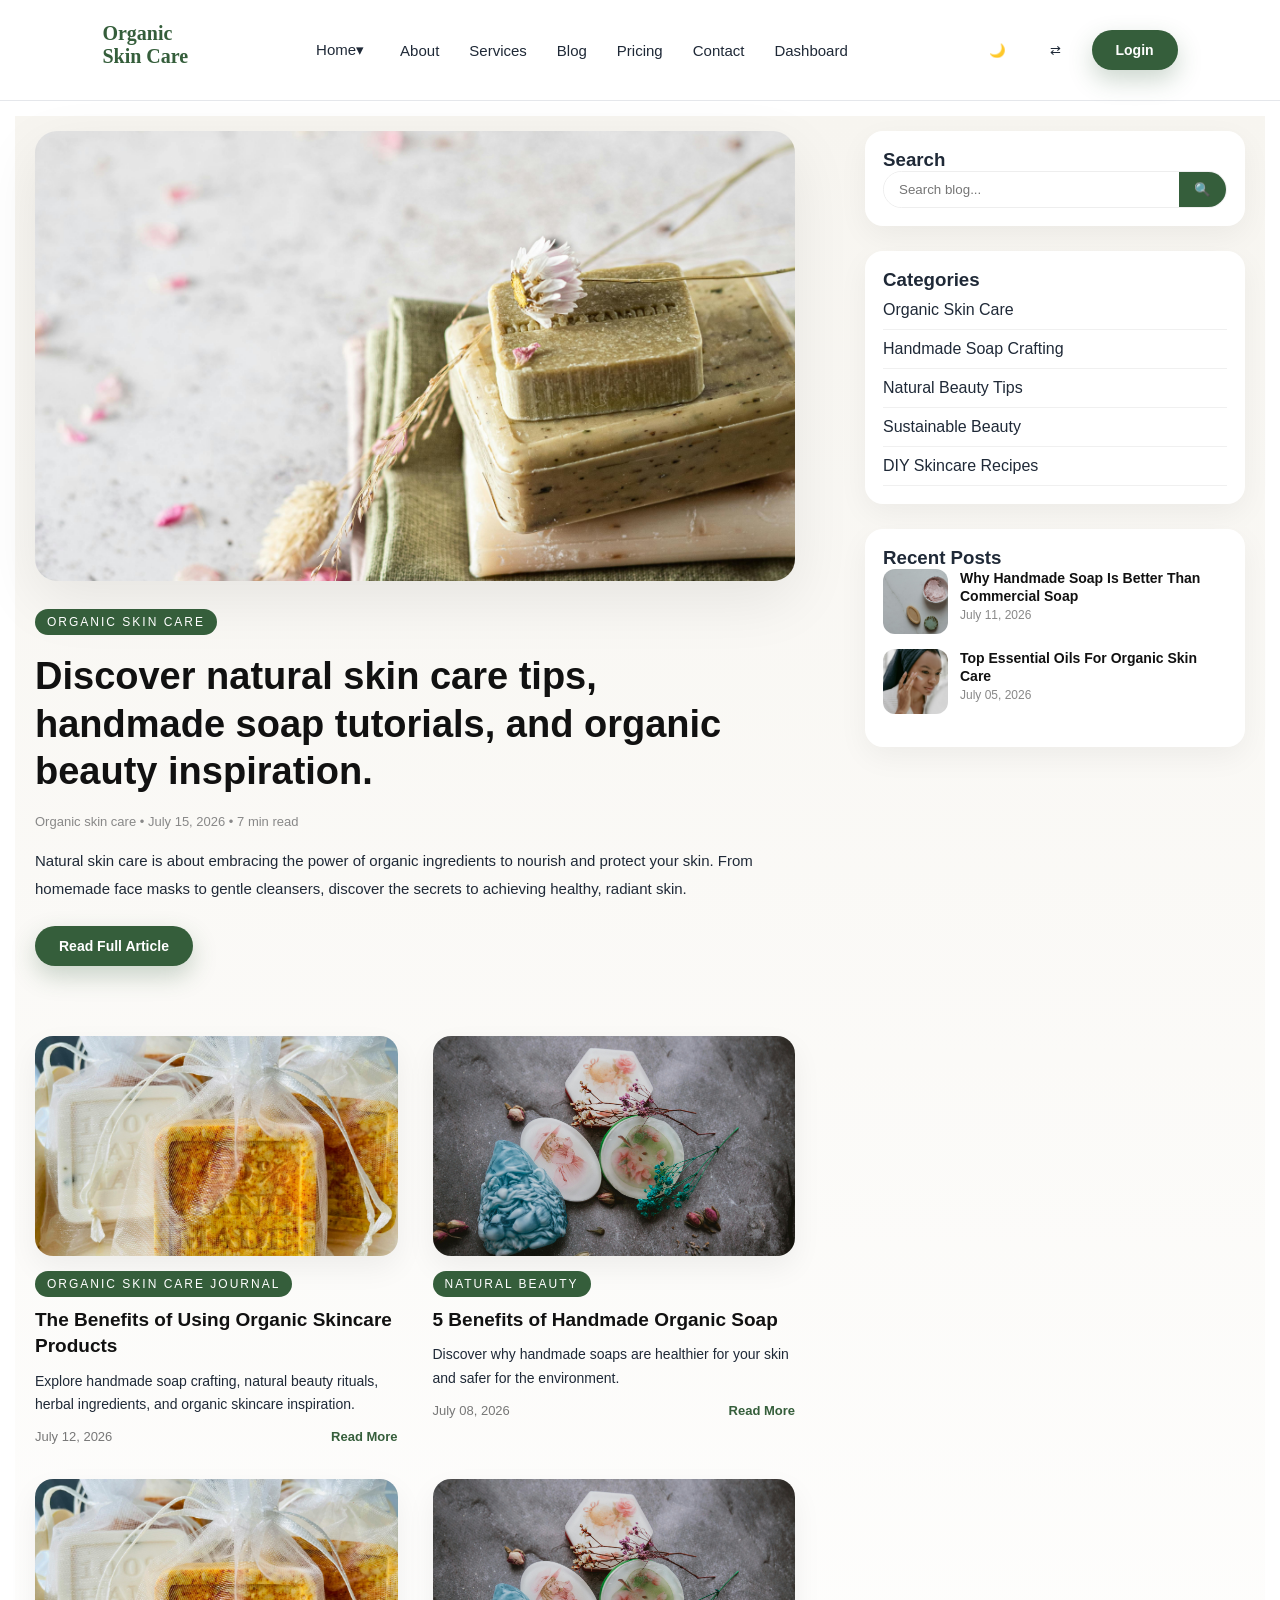
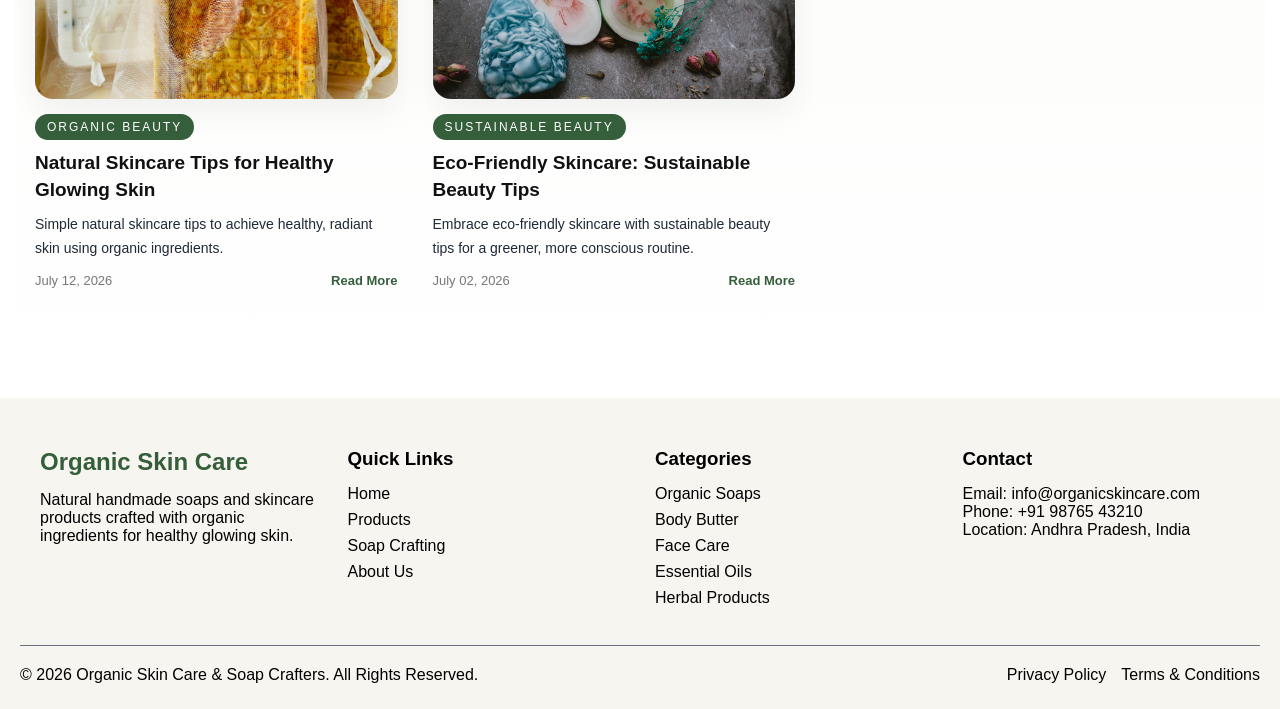
<file: blog.html>
<!DOCTYPE html>
<html lang="en" dir="ltr">

<head>
  <meta charset="UTF-8">
  <meta name="viewport" content="width=device-width, initial-scale=1.0">
  <title>Organic Skin Care & Soap Crafters</title>
  <link rel="stylesheet" href="blog.css">

  <link rel="preconnect" href="https://fonts.googleapis.com">
    <link rel="preconnect" href="https://fonts.gstatic.com" crossorigin>
    <link href="https://fonts.googleapis.com/css2?family=Cormorant+Garamond:wght@400;500;600;700&family=Inter:wght@300;400;500;600;700&display=swap%22 rel="stylesheet">
</head>

<body>
  <header class="header">
      <div class="logo">
        <h2>Organic Skin Care</h2>
      </div>
    <nav class="navbar">
    <div class="nav-dropdown">
      <a href="index.html" class ="nav-home">
         Home▾
        <i data-lucide="chevron-down"></i>
      </a>
      <div class="dropdown-menu">
        <a href="index.html">Home-1</a>
        <a href="home-1.html">Home-2</a>
      </div>  
    </div>
   <a href="/about">About</a>
    <a href="/services">Services</a>
    <a href="/blog">Blog</a>
    <a href="/pricing">Pricing</a>
    <a href="/contact">Contact</a>
    <a href="/dashboard">Dashboard</a>
  </nav>
  <div class="header-actions">
     <button class="icon-btn" id="themeBtn">
        🌙
     </button>
    <button class="icon-btn" id="rtlBtn">
      ⇄
    </button>
    <a href="login.html" class="primary-btn">Login</a>
  </div>
  </header>

 <!-- BLOG PAGE -->
<section class="blog-page">

  <!-- LEFT CONTENT -->
  <div class="blog-main">

    <!-- FEATURED BLOG -->
    <article class="featured-blog">

      <div class="featured-image">
        <img src="images/blog.img.jpg" alt="Organic Skincare Blog">
      </div>

      <div class="featured-content">

        <span class="blog-category">
          Organic Skin Care
        </span>

        <h1>
          Discover natural skin care tips, handmade soap tutorials, 
          and organic beauty inspiration.
        </h1>

        <p class="blog-meta">
          Organic skin care • July 15, 2026 • 7 min read
        </p>

        <p class="blog-description">
          Natural skin care is about embracing the power of organic ingredients to nourish and protect your skin. 
          From homemade face masks to gentle cleansers, discover the secrets to achieving healthy, radiant skin.
        </p>

        <button class="primary-btn">
          Read Full Article
        </button>

      </div>

    </article>

    <!-- BLOG GRID -->
    <div class="blog-grid">

      <!-- BLOG ITEM 1 -->
      <article class="blog-item">

        <div class="blog-item-image">
          <img src="images/blog-1.jpg" alt="Organic Soap Benefits">
        </div>

        <div class="blog-item-content">

          <span class="blog-category">Organic Skin Care Journal</span>

          <h3>The Benefits of Using Organic Skincare Products</h3>

          <p>
            Explore handmade soap crafting, natural beauty rituals, herbal ingredients, and organic skincare inspiration.
          </p>

          <div class="blog-bottom">
            <span>July 12, 2026</span>
            <a href="/blog-detail">Read More</a>
          </div>

        </div>

      </article>

      <!-- BLOG ITEM 2 -->
      <article class="blog-item">

        <div class="blog-item-image">
          <img src="images/blog-2.jpg" alt="Handmade Soap">
        </div>

        <div class="blog-item-content">

          <span class="blog-category">Natural Beauty</span>

          <h3>5 Benefits of Handmade Organic Soap</h3>

          <p>
            Discover why handmade soaps are healthier for your skin and safer for the environment.
          </p>

          <div class="blog-bottom">
            <span>July 08, 2026</span>
            <a href="/blog-detail">Read More</a>
          </div>

        </div>

      </article>

      <!-- BLOG ITEM 3 -->
      <article class="blog-item">

        <div class="blog-item-image">
          <img src="images/blog-1.jpg" alt="Skincare Tips">
        </div>

        <div class="blog-item-content">

          <span class="blog-category">Organic Beauty</span>

          <h3>Natural Skincare Tips for Healthy Glowing Skin</h3>

          <p>
            Simple natural skincare tips to achieve healthy, radiant skin using organic ingredients.
          </p>

          <div class="blog-bottom">
            <span>July 12, 2026</span>
            <a href="/blog-detail">Read More</a>
          </div>

        </div>

      </article>

      <!-- BLOG ITEM 4 -->
      <article class="blog-item">

        <div class="blog-item-image">
          <img src="images/blog-2.jpg" alt="Eco Skincare">
        </div>

        <div class="blog-item-content">

          <span class="blog-category">Sustainable Beauty</span>

          <h3>Eco-Friendly Skincare: Sustainable Beauty Tips</h3>

          <p>
            Embrace eco-friendly skincare with sustainable beauty tips for a greener, more conscious routine.
          </p>

          <div class="blog-bottom">
            <span>July 02, 2026</span>
            <a href="/blog-detail">Read More</a>
          </div>

        </div>

      </article>

    </div>

  </div>

  <!-- RIGHT SIDEBAR -->
  <aside class="blog-sidebar">

    <!-- SEARCH -->
    <div class="sidebar-card">
      <h3>Search</h3>

      <div class="sidebar-search">
        <input type="text" placeholder="Search blog...">
        <button>🔍</button>
      </div>
    </div>

    <!-- CATEGORIES -->
    <div class="sidebar-card">
      <h3>Categories</h3>

      <ul class="category-list">
        <li>Organic Skin Care</li>
        <li>Handmade Soap Crafting</li>
        <li>Natural Beauty Tips</li>
        <li>Sustainable Beauty</li>
        <li>DIY Skincare Recipes</li>
      </ul>
    </div>

    <!-- RECENT POSTS -->
    <div class="sidebar-card">
      <h3>Recent Posts</h3>

      <div class="recent-post">
        <img src="images/recent-1.jpg" alt="Recent Post">
        <div>
          <h4>Why Handmade Soap Is Better Than Commercial Soap</h4>
          <span>July 11, 2026</span>
        </div>
      </div>

      <div class="recent-post">
        <img src="images/recent-2.jpg" alt="Recent Post">
        <div>
          <h4>Top Essential Oils For Organic Skin Care</h4>
          <span>July 05, 2026</span>
        </div>
      </div>

    </div>

  </aside>

</section>
<footer class="footer">

    <div class="footer-container">

        <div class="footer-box">
            <h2>Organic Skin Care</h2>
            <p>
                Natural handmade soaps and skincare products crafted with organic ingredients for healthy glowing skin.
            </p>
        </div>

        <div class="footer-box">
            <h3>Quick Links</h3>
            <ul>
                <li>Home</li>
                <li>Products</li>
                <li>Soap Crafting</li>
                <li>About Us</li>
            </ul>
        </div>

        <div class="footer-box">
            <h3>Categories</h3>
            <ul>
                <li>Organic Soaps</li>
                <li>Body Butter</li>
                <li>Face Care</li>
                <li>Essential Oils</li>
                <li>Herbal Products</li>
            </ul>
        </div>

        <div class="footer-box">
            <h3>Contact</h3>
            <p>Email: info@organicskincare.com</p>
            <p>Phone: +91 98765 43210</p>
            <p>Location: Andhra Pradesh, India</p>
        </div>

    </div>

    <div class="footer-bottom">
        <p>© 2026 Organic Skin Care & Soap Crafters. All Rights Reserved.</p>

        <div class="footer-links">
            <a href="#">Privacy Policy</a>
            <a href="#">Terms & Conditions</a>
        </div>
    </div>

</footer>

<script>
  const themeBtn = document.getElementById("themeBtn");

themeBtn.addEventListener("click", () => {

  document.body.classList.toggle("dark-mode");

  if(document.body.classList.contains("dark-mode")){
      themeBtn.innerHTML = "☀️";
  } else {
      themeBtn.innerHTML = "🌙";
  }

});
  
  const rtlBtn = document.getElementById("rtlBtn");
  
  rtlBtn.addEventListener("click", () => {
    const html = document.documentElement; 
    if (html.getAttribute("dir") === "rtl") {
      html.setAttribute("dir", "ltr");
    } else {
      html.setAttribute("dir", "rtl");
    }
  });
</script>

</body>
</html>
</file>
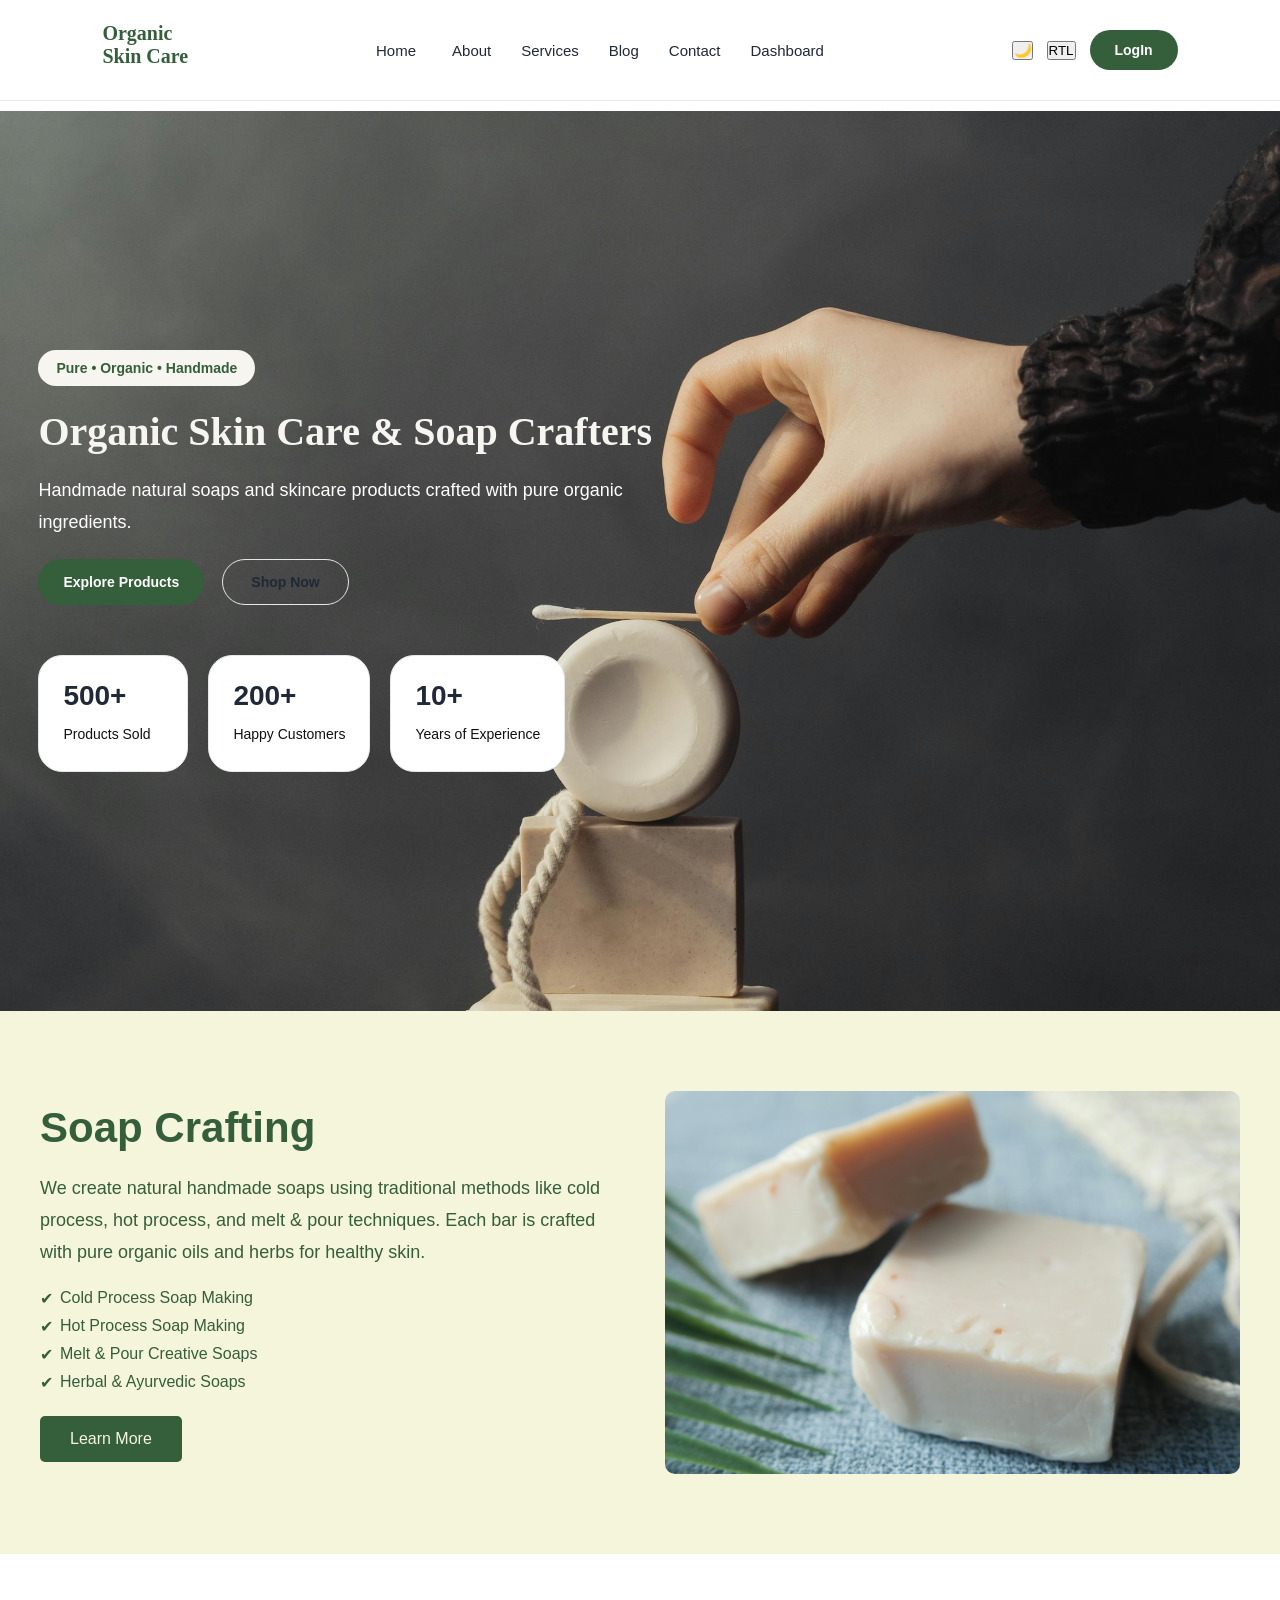
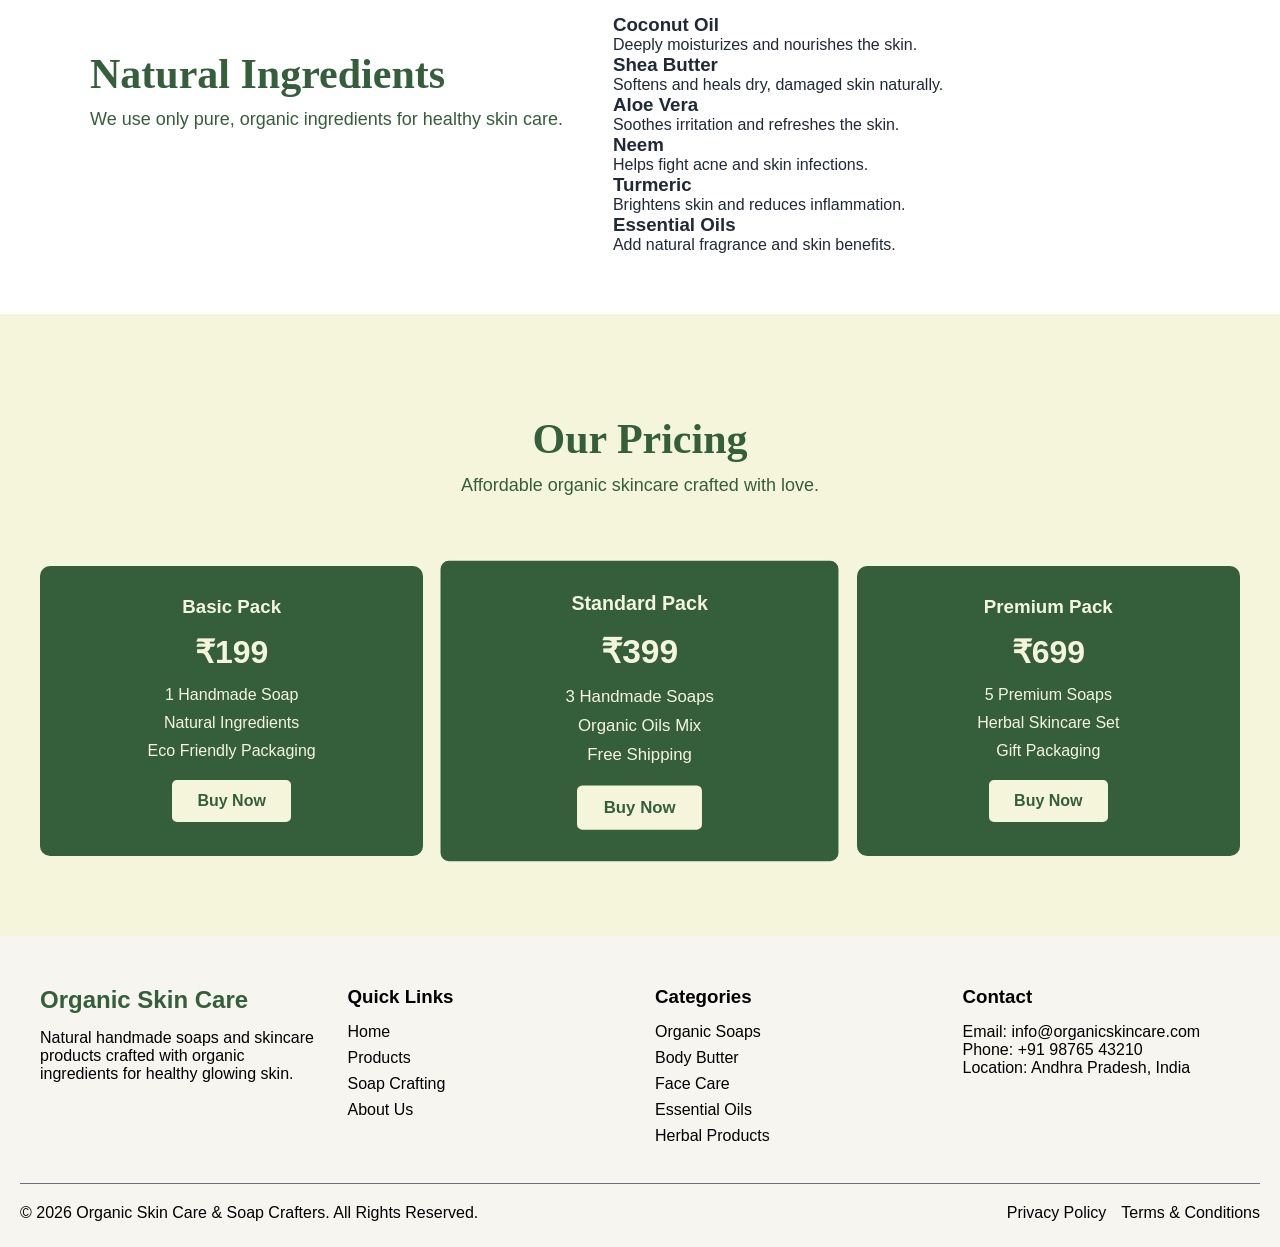
<file: home-2.html>
<!DOCTYPE html>
<html lang="en">
<head>
    <meta charset="UTF-8">
    <meta name="viewport" content="width=device-width, initial-scale=1.0">
    <title>Organic Skin Care & Soap Crafters</title>
    <link rel="stylesheet" href="home-1.css">

    <link rel="preconnect" href="https://fonts.googleapis.com">
    <link rel="preconnect" href="https://fonts.gstatic.com" crossorigin>
    <link href="https://fonts.googleapis.com/css2?family=Cormorant+Garamond:wght@400;500;600;700&family=Inter:wght@300;400;500;600;700&display=swap%22 rel="stylesheet">

</head>
<body>
    <header class="header">
      <div class="logo">
        <h2>Organic Skin Care</h2>
      </div>
    <nav class="navbar">
    <div class="nav-dropdown">
      <a href="#" class ="nav-home">
         Home 
        <i data-lucide="chevron-down"></i>
      </a>
      <div class="dropdown-menu">
        <a href="/">Home-1</a>
        <a href="/home2">Home-2</a>
      </div> 
      </div> 
    <a href="/about">About</a>
    <a href="#">Services</a>
    <a href="#">Blog</a>
    <a href="#">Contact</a>
    <a href="#">Dashboard</a>
  </nav>
  <div class="header-actions">
     <button class="theme-btn" id="theme-toggle">
     <i data-lucide="moon">🌙</i>
     </button>
    <button class="rtl-btn" onclick="toggleRTL()">
      RTL
    </button>
    <button class="primary-btn">
        LogIn
    </button>
  </div>
  </header>

<section class="hero">
    <div class="hero-content">
        <span class="hero-tag">Pure • Organic • Handmade</span>
        <h1>Organic Skin Care & Soap Crafters</h1>
        <p>Handmade natural soaps and skincare products crafted with pure organic ingredients.
        </p>
        <div class="hero-buttons">
          <button class="primary-btn">
            Explore Products
          </button>
          <button class="secondary-btn">
            Shop Now
          </button>
        </div>
        <div class="hero-stats">
          <div class="stat-box">
            <h3>500+</h3>
            <p>Products Sold</p>
          </div>
          <div class="stat-box">
            <h3>200+</h3>
            <p>Happy Customers</p>
          </div>
          <div class="stat-box">
            <h3>10+</h3>
            <p>Years of Experience</p>
        </div>
        </div>
    </div>
</section>

<section class="soap-craft">
    <div class="soap-container">
        <div class="soap-content">
            <h2>Soap Crafting</h2>
            <p>
                We create natural handmade soaps using traditional methods
                like cold process, hot process, and melt & pour techniques.
                Each bar is crafted with pure organic oils and herbs for healthy skin.
            </p>
            <ul>
                <li>Cold Process Soap Making</li>
                <li>Hot Process Soap Making</li>
                <li>Melt & Pour Creative Soaps</li>
                <li>Herbal & Ayurvedic Soaps</li>
            </ul>
            <a href="#" class="soap-btn">Learn More</a>
        </div>
        <div class="soap-image">
            <img src="images/image-1.jpg" alt="Soap Crafting">
        </div>
    </div>
</section>

<section class="ingredients">
    <div class="ingredients-container">
        <div class="section-title">
            <h2>Natural Ingredients</h2>
            <p>We use only pure, organic ingredients for healthy skin care.</p>
        </div>
        <div class="ingredients-grid">
            <div class="ingredient-card">
                <h3>Coconut Oil</h3>
                <p>Deeply moisturizes and nourishes the skin.</p>
            </div>
            <div class="ingredient-card">
                <h3>Shea Butter</h3>
                <p>Softens and heals dry, damaged skin naturally.</p>
            </div>
            <div class="ingredient-card">
                <h3>Aloe Vera</h3>
                <p>Soothes irritation and refreshes the skin.</p>
            </div>
            <div class="ingredient-card">
                <h3>Neem</h3>
                <p>Helps fight acne and skin infections.</p>
            </div>
            <div class="ingredient-card">
                <h3>Turmeric</h3>
                <p>Brightens skin and reduces inflammation.</p>
            </div>
            <div class="ingredient-card">
                <h3>Essential Oils</h3>
                <p>Add natural fragrance and skin benefits.</p>
            </div>
        </div>
    </div>
</section>

<section class="pricing">
    <div class="pricing-container">
        <div class="section-title">
            <h2>Our Pricing</h2>
            <p>Affordable organic skincare crafted with love.</p>
        </div>
        <div class="pricing-grid">
            <div class="price-card">
                <h3>Basic Pack</h3>
                <p class="price">₹199</p>
                <ul>
                    <li>1 Handmade Soap</li>
                    <li>Natural Ingredients</li>
                    <li>Eco Friendly Packaging</li>
                </ul>
                <a href="#" class="price-btn">Buy Now</a>
            </div>
            <div class="price-card featured">
                <h3>Standard Pack</h3>
                <p class="price">₹399</p>
                <ul>
                    <li>3 Handmade Soaps</li>
                    <li>Organic Oils Mix</li>
                    <li>Free Shipping</li>
                </ul>
                <a href="#" class="price-btn">Buy Now</a>
            </div>
            <div class="price-card">
                <h3>Premium Pack</h3>
                <p class="price">₹699</p>
                <ul>
                    <li>5 Premium Soaps</li>
                    <li>Herbal Skincare Set</li>
                    <li>Gift Packaging</li>
                </ul>
                <a href="#" class="price-btn">Buy Now</a>
            </div>
        </div>
    </div>
</section>

<footer class="footer">

    <div class="footer-container">

        <div class="footer-box">
            <h2>Organic Skin Care</h2>
            <p>
                Natural handmade soaps and skincare products crafted with organic ingredients for healthy glowing skin.
            </p>
        </div>

        <div class="footer-box">
            <h3>Quick Links</h3>
            <ul>
                <li>Home</li>
                <li>Products</li>
                <li>Soap Crafting</li>
                <li>About Us</li>
            </ul>
        </div>

        <div class="footer-box">
            <h3>Categories</h3>
            <ul>
                <li>Organic Soaps</li>
                <li>Body Butter</li>
                <li>Face Care</li>
                <li>Essential Oils</li>
                <li>Herbal Products</li>
            </ul>
        </div>

        <div class="footer-box">
            <h3>Contact</h3>
            <p>Email: info@organicskincare.com</p>
            <p>Phone: +91 98765 43210</p>
            <p>Location: Andhra Pradesh, India</p>
        </div>

    </div>

    <div class="footer-bottom">
        <p>© 2026 Organic Skin Care & Soap Crafters. All Rights Reserved.</p>

        <div class="footer-links">
            <a href="#">Privacy Policy</a>
            <a href="#">Terms & Conditions</a>
        </div>
    </div>

</footer>

<script src="main.js"></script>
  <script>
    lucide.createIcons();
  </script>

</body>
</html>
</file>
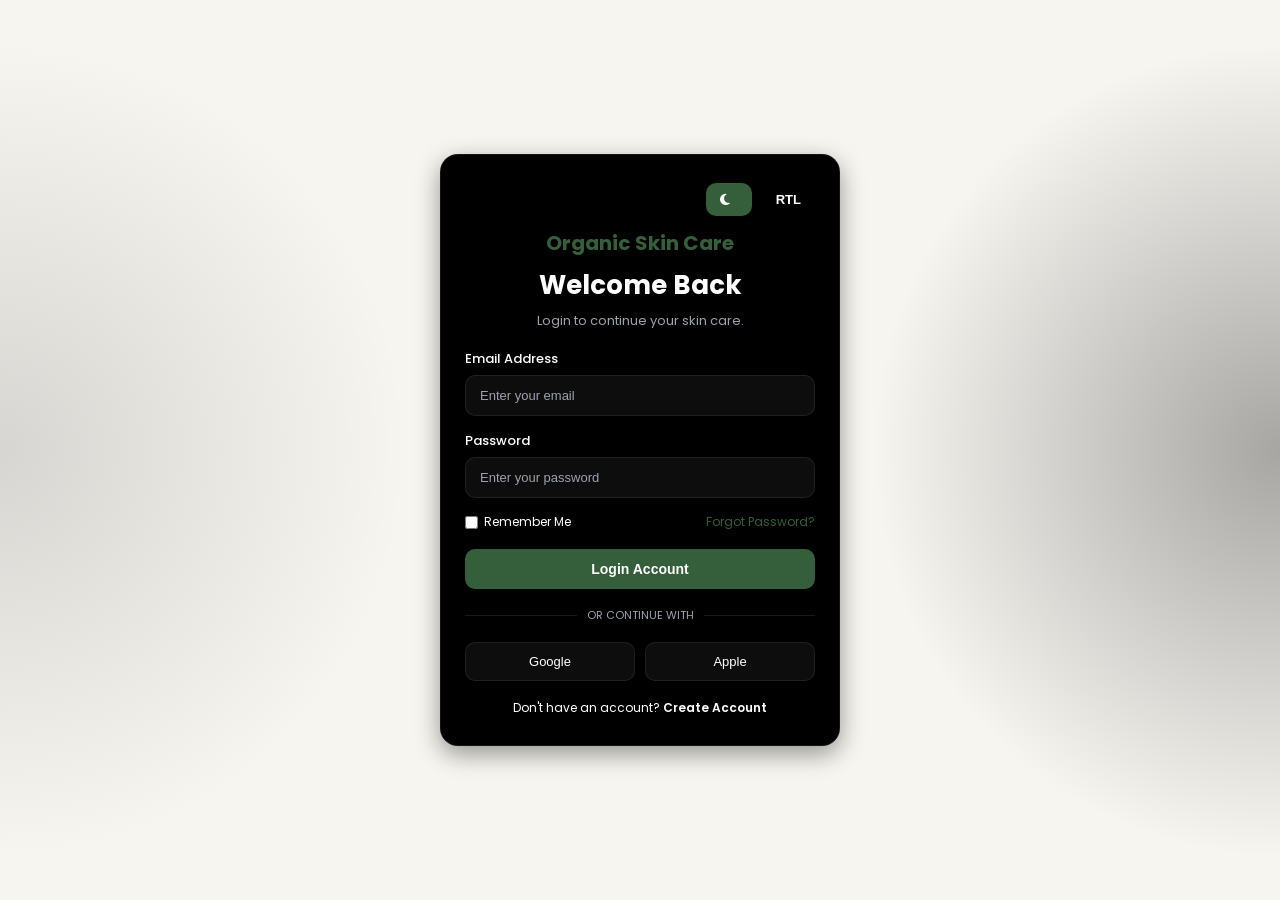
<file: login.html>
<!DOCTYPE html>
<html lang="en">
<head>
    <meta charset="UTF-8">
    <meta name="viewport" content="width=device-width, initial-scale=1.0">
    <title>Organic Skin Care</title>
    <link rel="stylesheet" href="login.css">
 
 
  <link rel="preconnect" href="https://fonts.googleapis.com">
 
  <link href="https://fonts.googleapis.com/css2?family=Poppins:wght@300;400;500;600;700&display=swap" rel="stylesheet">
 
  
 
  <link rel="stylesheet"
    href="https://cdnjs.cloudflare.com/ajax/libs/font-awesome/6.5.1/css/all.min.css">
 

 
  <link rel="stylesheet" href="login.css">
 
</head>
 
<body>
 
<section class="login-section">
 
  <div class="login-box">

 
    <div class="theme-wrapper">
 
    
 
      <button class="theme-toggle" id="themeToggle">
 
        <i class="fa-solid fa-moon"></i>
 
        <span></span>
 
      </button>
 
      
 
      <button class="rtl-toggle" id="rtlToggle">
 
        RTL
 
      </button>
 
    </div>
 

 
    <div class="logo" onclick="document.location='index.html'">
 
      <a href="#home" class="logo" onclick="document.location='index.html'">Organic Skin Care</a>
     
 
    </div>

  
    <h1>Welcome Back</h1>
 
    <p class="subtitle">
      Login to continue your skin care.
    </p>
 
  
 
    <form>
 
      
 
      <div class="input-group">
 
        <label>Email Address</label>
 
        <div class="input-box">
 
          <input type="email" placeholder="Enter your email">
 
        </div>
 
      </div>
 
      
 
      <div class="input-group">
 
        <label>Password</label>
 
        <div class="input-box">
 
          <input type="password" placeholder="Enter your password">
 
        </div>
 
      </div>
 
      
 
      <div class="options">
 
        <div class="remember">
 
          <input type="checkbox">
 
          <span>Remember Me</span>
 
        </div>
 
        <a href='/forgot'>Forgot Password?</a>
 
      </div>
 
      
 
      <button class="login-btn">
 
        Login Account
 
      </button>
 
    </form>
 

 
    <div class="divider">
 
      <span>OR CONTINUE WITH</span>
 
    </div>
 

 
    <div class="social-buttons">
 
      <button class="social-btn">
        Google
      </button>
 
      <button class="social-btn">
        Apple
      </button>
 
    </div>
 
 
    <p class="signup-text">
 
      Don't have an account?
 
      
      <a href="#" onclick="document.location='signup.html'">Create Account</a>
 
 
    </p>
 
  </div>
 
</section>

 
<script src="login.js"></script>
 
</body>
 
</html>
</file>
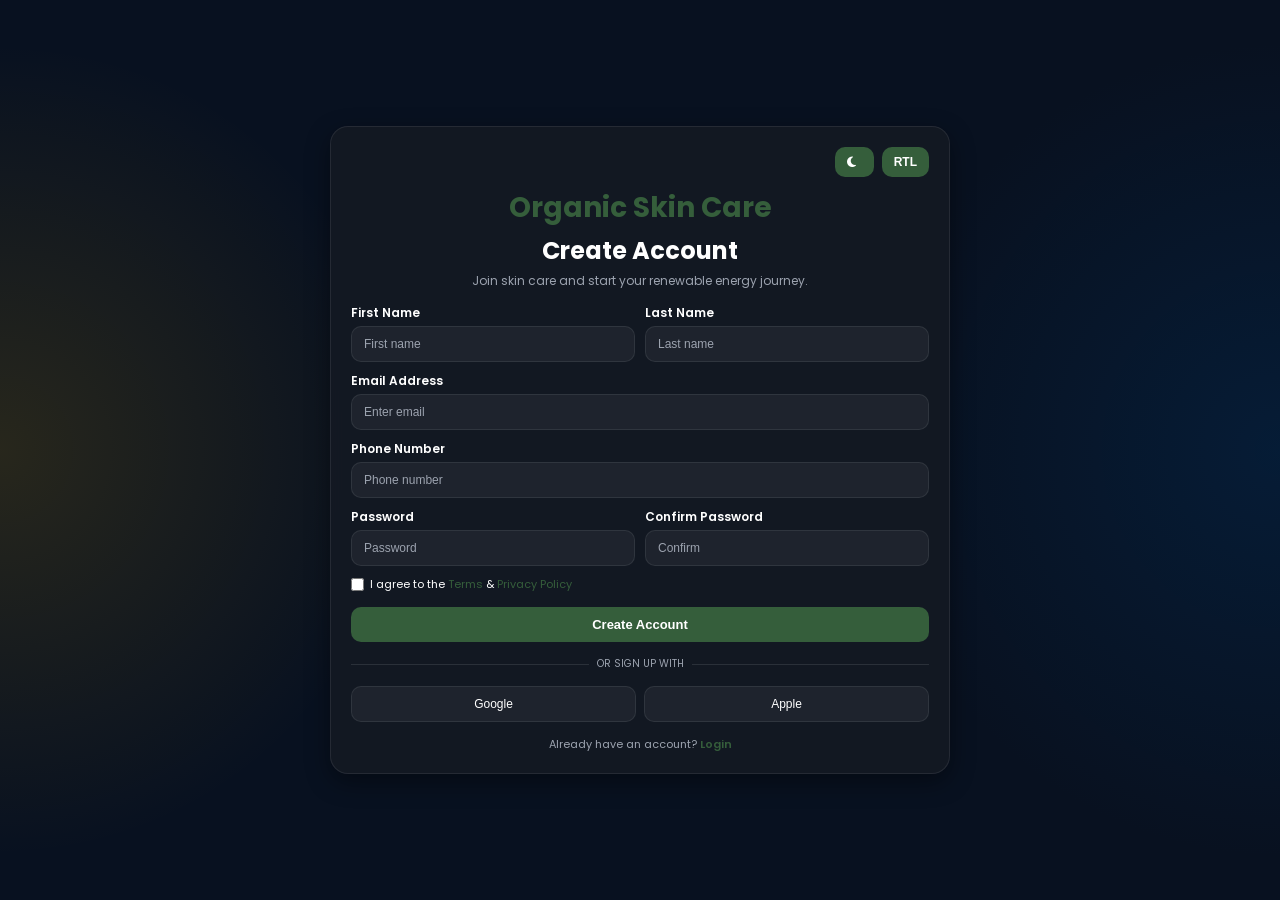
<file: signup.html>
<!DOCTYPE html>
<html lang="en">
 
<head>
 
 <meta charset="UTF-8">
 
 <meta name="viewport" content="width=device-width, initial-scale=1.0">
 
 <title>Organic Skin Care</title>
 
 <link rel="shortcut icon" href="images/logo.png" type="image/x-icon">
 
<!-- GOOGLE FONT -->
 
 <link rel="preconnect" href="https://fonts.googleapis.com">
 
 <link href="https://fonts.googleapis.com/css2?family=Poppins:wght@300;400;500;600;700&display=swap" rel="stylesheet">
 
<!-- FONT AWESOME -->
 
 <link rel="stylesheet"
 href="https://cdnjs.cloudflare.com/ajax/libs/font-awesome/6.5.1/css/all.min.css">
 
<!-- CSS -->
 
 <link rel="stylesheet" href="signup.css">
 
</head>
 
<body>
 

 
<section class="signup-section">
 
 <div class="signup-box">
 

 
 <div class="theme-wrapper">
 
 <button class="theme-toggle" id="themeToggle">
 
 <i class="fa-solid fa-moon"></i>
 
 <span></span>
 
 </button>
 
 <button class="rtl-toggle" id="rtlToggle">
 
 RTL
 
 </button>
 
 </div>
 

 
 <div class="logo" onclick="document.location='index.html'">
 
 <span class="bl">Organic Skin Care</span>
 
 </div>
 

 
 <h1>Create Account</h1>
 
 <p class="subtitle">
 Join skin care and start your renewable energy journey.
 </p>
 

 
 <form>
 

 
 <div class="double-input">
 
 <div class="input-group">
 
 <label>First Name</label>
 
 <input type="text" placeholder="First name">
 
 </div>
 
 <div class="input-group">
 
 <label>Last Name</label>
 
 <input type="text" placeholder="Last name">
 
 </div>
 
 </div>
 

 
 <div class="input-group">
 
 <label>Email Address</label>
 
 <input type="email" placeholder="Enter email">
 
 </div>
 
<!-- PHONE -->
 
 <div class="input-group">
 
 <label>Phone Number</label>
 
 <input type="tel" placeholder="Phone number">
 
 </div>
 
<!-- PASSWORD -->
 
 <div class="double-input">
 
 <div class="input-group">
 
 <label>Password</label>
 
 <input type="password" placeholder="Password">
 
 </div>
 
 <div class="input-group">
 
 <label>Confirm Password</label>
 
 <input type="password" placeholder="Confirm">
 
 </div>
 
 </div>
 

 
 <div class="terms">
 
 <input type="checkbox">
 
 <p>
 
 I agree to the
 
 <a href="#">Terms</a>
 
 &
 
 <a href="#">Privacy Policy</a>
 
 </p>
 
 </div>
 

 
 <button class="signup-btn">
 
 Create Account
 
 </button>
 
 </form>
 

 
 <div class="divider">
 
 <span>OR SIGN UP WITH</span>
 
 </div>
 

 
 <div class="social-buttons">
 
 <button class="social-btn">
 
 Google
 
 </button>
 
 <button class="social-btn">
 
 Apple
 
 </button>
 
 </div>
 
<!-- LOGIN -->
 
 <p class="login-text">
 
 Already have an account?
 
 <a href='/login'>Login</a>
 
 </p>
 
 </div>
 
</section>
 

 
<script src="signup.js"></script>
 
</body>
 
</html>
</file>
<file: blog.css>
* {
  margin: 0;
  padding: 0;
  box-sizing: border-box;
}

:root {

  --primary-color: #355e3b;
  --secondary-color: #f7f5f0;

  --white: #ffffff;
  --black: #111111;

  --text-color: #1F2937;
  --light-text: #6B7280;

  --bg-color: #ffffff;
  --card-bg: #ffffff;

  --border-color: #E5E7EB;

  --transition: 0.3s ease;
}


body.dark-mode {

  --bg-color: #111111;
  --card-bg: #1B1B1B;

  --text-color: #ffffff;
  --light-text: #B3B3B3;

  --border-color: #2A2A2A;
}


body.rtl-mode {
  direction: rtl;
}

body {
  font-family: 'Inter', sans-serif;
  background: var(--bg-color);
  color: var(--text-color);
  transition: var(--transition);
  overflow-x: hidden;
}


html {
  scroll-behavior: smooth;
}

img {
  width: 100%;
  display: block;
}

a {
  text-decoration: none;
}

ul {
  list-style: none;
}

section {
  padding: 100px 8%;
}

.center {
  text-align: center;
}

.top-bar {
  background: var(--primary-color);
  color: white;
  text-align: center;
  padding: 14px;
  font-size: 14px;
  font-weight: 500;
}

.header {
  width: 100%;
  padding: 22px 8%;
  display: flex;
  align-items: center;
  justify-content: space-between;
  position: sticky;
  top: 0;
  z-index: 1000;
  background: rgba(255,255,255,0.9);
  backdrop-filter: blur(12px);
  border-bottom: 1px solid var(--border-color);
}

body.dark-mode .header {
  background: rgba(17,17,17,0.9);
}

.logo h2 {
  font-family: 'Playfair Display', serif;
  font-size: 20px;
  color: var(--primary-color);
  margin-bottom: 10px;
  max-width: 100px;  
}

.nav-dropdown {
  position: relative;
  display: flex;
  align-items: center;
}

.navbar {
  display: flex;
  align-items: center;
  gap: 30px;
}

.navbar a {
  text-decoration: none;
  color: var(--text-color);
  font-size: 15px;
  font-weight: 500;
  transition: 0.3s ease;
}

.navbar a:hover {
  color: var(--primary-color);
}

.nav-dropdown {
  position: relative;
}

.nav-home {
  display: flex;
  align-items: center;
  gap: 6px;
}

.dropdown-menu {
  position: absolute;
  top: 38px;
  left: 0;
  min-width: 180px;
  background: var(--card-bg);
  border: 1px solid var(--border-color);
  border-radius: 18px;
  padding: 14px;
  display: flex;
  flex-direction: column;
  gap: 10px;
  opacity: 0;
  visibility: hidden;
  transform: translateY(10px);
  transition: 0.3s ease;
  z-index: 999;
}

.nav-dropdown:hover .dropdown-menu {
  opacity: 1;
  visibility: visible;
  transform: translateY(0);
}

.dropdown-menu a {
  padding: 10px 14px;
  border-radius: 12px;
}

.dropdown-menu a:hover {
  background: var(--secondary-color);
  color: var(--primary-color);
}

.header-actions {
  display: flex;
  align-items: center;
  gap: 14px;
  margin-left: 14px;
}

.primary-btn,
.secondary-btn {
  padding: 14px 28px;
  border-radius: 999px;
  font-size: 14px;
  font-weight: 600;
  cursor: pointer;
  transition: var(--transition);
}

.primary-btn{
    display: inline-block;
    background: #355e3b;   /* or your theme color */
    color: #ffffff;        /* WHITE TEXT */
    padding: 12px 25px;
    border-radius: 30px;
    text-decoration: none; /* removes underline */
    font-weight: 600;
    transition: 0.3s ease;
}

.primary-btn:hover{
    background: #2b4d31;
}
.secondary-btn {
  background: transparent;
  border: 1px solid var(--border-color);
  color: var(--text-color);
}

.secondary-btn:hover {
  border-color: var(--primary-color);
  color: var(--primary-color);
}

.icon-btn{
      width:44px;
      height:44px;
      border:none;
      border-radius:12px;
      background:var(--soft);
      color:var(--text);
      display:flex;
      align-items:center;
      justify-content:center;
      cursor:pointer;
      transition:.25s ease;
      border:1px solid var(--border);
    }

    .icon-btn:hover{
      transform:translateY(-2px);
      background:var(--secondary);
    }

    .btn{
      height:44px;
      padding:0 20px;
      border-radius:12px;
      border:none;
      cursor:pointer;
      font-weight:600;
      transition:.25s ease;
      display:flex;
      align-items:center;
      justify-content:center;
      white-space:nowrap;
    }

    .btn-secondary{
      background:var(--secondary);
      color:var(--text);
      border:1px solid var(--border);
    }

    .btn-primary{
      background:var(--primary);
      color:white;
    }

    .btn-primary:hover{
      background:var(--primary-hover);
    }

    .btn:hover{
      transform:translateY(-2px);
    }

/* PAGE */
.blog-page{
  display:flex;
  gap:70px;
  padding:110px 20px;
  background:linear-gradient(180deg,#f7f5f0 0%, #ffffff 100%);
  max-width:1250px;
  margin:auto;
  margin-top: 15px;
  padding-top: 15px;
}

/* LEFT */
.blog-main{
  flex:2;
}

/* FEATURED BLOG (LUXURY CARDLESS PANEL STYLE) */
.featured-blog{
  margin-bottom:70px;
}

.featured-image{
  border-radius:22px;
  overflow:hidden;
  box-shadow:0 20px 60px rgba(0,0,0,0.08);
}

.featured-image img{
  width:100%;
  height:450px;
  object-fit:cover;
  transition:0.6s ease;
}

.featured-image:hover img{
  transform:scale(1.08);
}

.featured-content{
  padding-top:28px;
}

.blog-category{
  display:inline-block;
  font-size:12px;
  letter-spacing:2px;
  text-transform:uppercase;
  color:#fff;
  background:var(--primary-color);
  padding:6px 12px;
  border-radius:20px;
}

.featured-content h1{
  font-size:38px;
  margin:18px 0;
  line-height:1.25;
  color:var(--black);
}

.blog-meta{
  font-size:13px;
  color:#888;
  margin-bottom:18px;
}

.blog-description{
  color:var(--text);
  line-height:1.9;
  font-size:15px;
  margin-bottom:22px;
}

/* BUTTON (MODERN GLOW) */
.primary-btn{
  background:var(--primary-color);
  color:#fff;
  border:none;
  padding:12px 24px;
  border-radius:30px;
  cursor:pointer;
  font-weight:600;
  transition:0.4s;
  box-shadow:0 10px 25px rgba(53,94,59,0.25);
}

.primary-btn:hover{
  transform:translateY(-3px);
  box-shadow:0 15px 35px rgba(53,94,59,0.35);
}

/* BLOG GRID (MORE SPACED & CLEAN) */
.blog-grid{
  display:grid;
  grid-template-columns:repeat(2,1fr);
  gap:35px;
}

/* BLOG ITEM (SOFT LIFT EFFECT) */
.blog-item{
  transition:0.4s ease;
}

.blog-item:hover{
  transform:translateY(-8px);
}

.blog-item-image{
  border-radius:18px;
  overflow:hidden;
  box-shadow:0 12px 30px rgba(0,0,0,0.06);
}

.blog-item-image img{
  width:100%;
  height:220px;
  object-fit:cover;
  transition:0.6s ease;
}

.blog-item:hover img{
  transform:scale(1.07);
}

.blog-item-content{
  padding-top:15px;
}

.blog-item-content h3{
  font-size:19px;
  margin:10px 0;
  line-height:1.4;
  color:var(--black);
}

.blog-item-content p{
  font-size:14px;
  color:var(--text);
  line-height:1.7;
}

/* META ROW */
.blog-bottom{
  display:flex;
  justify-content:space-between;
  margin-top:12px;
  font-size:13px;
  color:#777;
}

.blog-bottom a{
  color:var(--primary-color);
  text-decoration:none;
  font-weight:600;
}

/* SIDEBAR (MODERN FLOATING STYLE) */
.blog-sidebar{
  flex:1;
  position: sticky;
  top: 30px;
  align-self: flex-start;
}

/* SIDEBAR BLOCK */
.sidebar-card{
  background:#fff;
  padding:18px;
  border-radius:18px;
  margin-bottom:25px;
  box-shadow:0 10px 30px rgba(0,0,0,0.05);
}

/* SEARCH */
.sidebar-search{
  display:flex;
  border-radius:30px;
  overflow:hidden;
  border:1px solid #eee;
}

.sidebar-search input{
  flex:1;
  padding:10px 15px;
  border:none;
  outline:none;
}

.sidebar-search button{
  background:var(--primary-color);
  border:none;
  color:#fff;
  padding:0 15px;
  cursor:pointer;
}

/* CATEGORY */
.category-list{
  list-style:none;
  padding:0;
}

.category-list li{
  padding:10px 0;
  border-bottom:1px solid #f0f0f0;
  cursor:pointer;
  transition:0.3s;
  color:var(--text);
}

.category-list li:hover{
  color:var(--primary-color);
  transform:translateX(6px);
}

/* RECENT POSTS (CLEAN LUXURY ROW STYLE) */
.recent-post{
  display:flex;
  gap:12px;
  margin-bottom:15px;
  cursor:pointer;
}

.recent-post img{
  width:65px;
  height:65px;
  object-fit:cover;
  border-radius:12px;
}

.recent-post h4{
  font-size:14px;
  margin:0;
  line-height:1.3;
  color:var(--black);
}

.recent-post span{
  font-size:12px;
  color:#888;
}

/* RESPONSIVE */
@media(max-width:1024px){
  .blog-page{
    flex-direction:column;
  }

  .blog-grid{
    grid-template-columns:1fr;
  }

  .featured-content h1{
    font-size:28px;
  }
}
.footer {
    background: var(--secondary-color);
    color: black;
    padding: 50px 20px 20px;
}

.footer-container {
    display: grid;
    grid-template-columns: repeat(4, 1fr);
    gap: 30px;
    max-width: 1200px;
    margin: auto;
}

.footer-box h2 {
    color: var(--primary-color);
}

.footer-box h3,
.footer-box h2 {
    margin-bottom: 15px;
}

.footer-box ul {
    list-style: none;
    padding: 0;
}

.footer-box ul li {
    margin-bottom: 8px;
}

.footer-bottom {
    margin-top: 30px;
    border-top: 1px solid var(--light-text);
    padding-top: 15px;
    text-align: right;
    display: flex;
    justify-content: space-between;
    align-items: center;
    flex-wrap: wrap;
}

.footer-bottom p {
    margin: 5px 0;
    text-align: left;
}

.footer-links {
    display: flex;
    gap: 15px;
}

.footer-links a {
    color: black;
    text-decoration: none;
}

@media (max-width: 768px) {

    .footer-container {
        grid-template-columns: 1fr;
        text-align: center;
    }

    .footer-bottom {
        flex-direction: column;
        text-align: center;
        gap: 10px;
    }
    .footer-links {
        justify-content: right;
    }
}
</file>
<file: home-1.css>
* {
  margin: 0;
  padding: 0;
  box-sizing: border-box;
}

:root {

  --primary-color: #355e3b;
  --secondary-color: #f7f5f0;

  --white: #ffffff;
  --black: #111111;

  --text-color: #1F2937;
  --light-text: #6B7280;

  --bg-color: #ffffff;
  --card-bg: #ffffff;

  --border-color: #E5E7EB;

  --transition: 0.3s ease;
}


body.dark-mode {

  --bg-color: #111111;
  --card-bg: #1B1B1B;

  --text-color: #ffffff;
  --light-text: #B3B3B3;

  --border-color: #2A2A2A;
}


body.rtl-mode {
  direction: rtl;
}

body {
  font-family: 'Inter', sans-serif;
  background: var(--bg-color);
  color: var(--text-color);
  transition: var(--transition);
  overflow-x: hidden;
}


html {
  scroll-behavior: smooth;
}

img {
  width: 100%;
  display: block;
}

a {
  text-decoration: none;
}

ul {
  list-style: none;
}

section {
  padding: 100px 8%;
}

.center {
  text-align: center;
}

.top-bar {
  background: var(--primary-color);
  color: white;
  text-align: center;
  padding: 14px;
  font-size: 14px;
  font-weight: 500;
}

.header {
  width: 100%;
  padding: 22px 8%;
  display: flex;
  align-items: center;
  justify-content: space-between;
  position: sticky;
  top: 0;
  z-index: 1000;
  background: rgba(255,255,255,0.9);
  backdrop-filter: blur(12px);
  border-bottom: 1px solid var(--border-color);
}

body.dark-mode .header {
  background: rgba(17,17,17,0.9);
}

.logo h2 {
  font-family: 'Playfair Display', serif;
  font-size: 20px;
  color: var(--primary-color);
  margin-bottom: 10px;
  max-width: 100px;  
}

.nav-dropdown {
  position: relative;
  display: flex;
  align-items: center;
}

.navbar {
  display: flex;
  align-items: center;
  gap: 30px;
}

.navbar a {
  text-decoration: none;
  color: var(--text-color);
  font-size: 15px;
  font-weight: 500;
  transition: 0.3s ease;
}

.navbar a:hover {
  color: var(--primary-color);
}

.nav-dropdown {
  position: relative;
}

.nav-home {
  display: flex;
  align-items: center;
  gap: 6px;
}

.dropdown-menu {
  position: absolute;
  top: 38px;
  left: 0;
  min-width: 180px;
  background: var(--card-bg);
  border: 1px solid var(--border-color);
  border-radius: 18px;
  padding: 14px;
  display: flex;
  flex-direction: column;
  gap: 10px;
  opacity: 0;
  visibility: hidden;
  transform: translateY(10px);
  transition: 0.3s ease;
  z-index: 999;
}

.nav-dropdown:hover .dropdown-menu {
  opacity: 1;
  visibility: visible;
  transform: translateY(0);
}

.dropdown-menu a {
  padding: 10px 14px;
  border-radius: 12px;
}

.dropdown-menu a:hover {
  background: var(--secondary-color);
  color: var(--primary-color);
}

.header-actions {
  display: flex;
  align-items: center;
  gap: 14px;
  margin-left: 14px;
}

.primary-btn,
.secondary-btn {
  padding: 14px 28px;
  border-radius: 999px;
  font-size: 14px;
  font-weight: 600;
  cursor: pointer;
  transition: var(--transition);
}

.primary-btn {
  background: var(--primary-color);
  color: white;
  border: none;
}

.primary-btn:hover {
  transform: translateY(-3px);
  box-shadow: 0 10px 30px var(--primary-color);
}

.secondary-btn {
  background: transparent;
  border: 1px solid var(--border-color);
  color: var(--text-color);
}

.secondary-btn:hover {
  border-color: var(--primary-color);
  color: var(--primary-color);
}

.icon-btn{
      width:44px;
      height:44px;
      border:none;
      border-radius:12px;
      background:var(--soft);
      color:var(--text);
      display:flex;
      align-items:center;
      justify-content:center;
      cursor:pointer;
      transition:.25s ease;
      border:1px solid var(--border);
    }

    .icon-btn:hover{
      transform:translateY(-2px);
      background:var(--secondary);
    }

    .btn{
      height:44px;
      padding:0 20px;
      border-radius:12px;
      border:none;
      cursor:pointer;
      font-weight:600;
      transition:.25s ease;
      display:flex;
      align-items:center;
      justify-content:center;
      white-space:nowrap;
    }

    .btn-secondary{
      background:var(--secondary);
      color:var(--text);
      border:1px solid var(--border);
    }

    .primary-btn{
    display: inline-block;
    background: #355e3b;   /* or your theme color */
    color: #ffffff;        /* WHITE TEXT */
    padding: 12px 25px;
    border-radius: 30px;
    text-decoration: none; /* removes underline */
    font-weight: 600;
    transition: 0.3s ease;
}

.primary-btn:hover{
    background: #2b4d31;
}

    .btn:hover{
      transform:translateY(-2px);
    }

.hero {
  min-height: 100vh;
  display: grid;
  grid-template-columns: repeat(2, 1fr);
  gap: 60px;
  align-items: center;
  margin-top:10px;
  padding-top:10px;
}

.hero-tag,
.section-tag {
  display: inline-block;
  padding: 10px 18px;
  background: var(--secondary-color);
  color: var(--primary-color);
  border-radius: 999px;
  font-size: 14px;
  font-weight: 600;
  margin-bottom: 24px;
}

.hero-content h1 {
  font-size: 40px;
  line-height: 1.1;
  font-family: 'Playfair Display', serif;
  margin-bottom: 20px;
}

.hero-content p {
  font-size: 18px;
  line-height: 1.8;
  color: var(--light-text);
  margin-bottom: 20px;
  max-width: 600px;
}

.hero-buttons {
  display: flex;
  gap: 18px;
  margin-bottom: 50px;
}

.hero-stats {
  display: flex;
  gap: 20px;
}

.stat-box {
  padding: 24px;
  border-radius: 24px;
  background: var(--card-bg);
  border: 1px solid var(--border-color);
  min-width: 150px;
}

.stat-box h3 {
  font-size: 28px;
  margin-bottom: 10px;
}

.stat-box p {
  margin: 0;
  font-size: 14px;
}

.hero-image img {
  height: 500px;
  object-fit: cover;
  border-radius: 36px;
}

@media(max-width:768px){
    .navbar{
        flex-direction: column;
        height: auto;
        padding: 20px;
        gap: 20px;
    }

    .nav-dropdown{
        flex-wrap: wrap;
        justify-content: center;
        gap: 18px;
    }

    .header-actions{
        flex-wrap: wrap;
        justify-content: center;
    }

    .hero{
        text-align: center;
        justify-content: center;
        padding: 0 5%;
    }

    .hero-content h1{
        font-size: 48px;
        line-height: 62px;
    }

    .hero-content p{
        font-size: 17px;
        line-height: 28px;
    }

    .hero-buttons{
        justify-content: center;
        flex-wrap: wrap;
    }
    .hero-image img {
        height: auto;
        width: 100%;
    }
}

.section-title {
  margin-bottom: 70px;
}

.section-title h2 {
  font-size: 52px;
  line-height: 1.2;
  font-family: 'Playfair Display', serif;
  margin-top: 20px;
}

.hero{
    width: 100%;
    height: 100vh;
    background-image: url(images/image.jpg);
    background-position: center;
    background-size: cover;
    background-repeat: no-repeat;
    position: relative;
    display: flex;
    align-items: center;
    padding: 40px 3%;
}


.hero-tag,
.section-tag {
  display: inline-block;
  padding: 10px 18px;
  background: var(--secondary-color);
  color: var(--primary-color);
  border-radius: 999px;
  font-size: 14px;
  font-weight: 600;
  margin-bottom: 24px;
}

.hero-content h1 {
  font-size: 40px;
  line-height: 1.1;
  font-family: 'Playfair Display', serif;
  margin-bottom: 20px;
  color: var(--secondary-color);
}

.hero-content p {
  font-size: 18px;
  line-height: 1.8;
  color: var(--bg-color);
  margin-bottom: 20px;
  max-width: 600px;
}

.hero-buttons {
  display: flex;
  gap: 18px;
  margin-bottom: 50px;
}

.hero-stats {
  display: flex;
  gap: 20px;
}

.stat-box {
  padding: 24px;
  border-radius: 24px;
  background: var(--card-bg);
  border: 1px solid var(--border-color);
  min-width: 150px;
}

.stat-box h3 {
  font-size: 28px;
  margin-bottom: 10px;
}

.stat-box p {
  margin: 0;
  font-size: 14px;
  color: var(--black);
}

@media(max-width:768px){
    .navbar{
        flex-direction: column;
        height: auto;
        padding: 20px;
        gap: 20px;
    }

    .nav-dropdown{
        flex-wrap: wrap;
        justify-content: center;
        gap: 18px;
    }

    .header-actions{
        flex-wrap: wrap;
        justify-content: center;
    }

    .hero{
        text-align: center;
        justify-content: center;
        padding: 0 5%;
    }

    .hero-content h1{
        font-size: 48px;
        line-height: 62px;
    }

    .hero-content p{
        font-size: 17px;
        line-height: 28px;
    }

    .hero-buttons{
        justify-content: center;
        flex-wrap: wrap;
    }
}

.soap-craft {
    background: #f5f5dc;   
    padding: 80px 20px;
}

.soap-container {
    max-width: 1200px;
    margin: auto;
    display: flex;
    align-items: center;
    gap: 50px;
    flex-wrap: wrap;
}

.soap-content {
    flex: 1;
}

.soap-content h2 {
    font-size: 42px;
    color: #355e3b;   
    margin-bottom: 20px;
}

.soap-content p {
    font-size: 18px;
    line-height: 1.8;
    color: #355e3b;
    margin-bottom: 20px;
}

.soap-content ul {
    list-style: none;
    padding: 0;
    margin-bottom: 25px;
}

.soap-content ul li {
    margin-bottom: 10px;
    color: #355e3b;
    font-size: 16px;
    position: relative;
    padding-left: 20px;
}

.soap-content ul li::before {
    content: "✔";
    position: absolute;
    left: 0;
    color: #355e3b;
}

.soap-btn {
    display: inline-block;
    background: #355e3b;
    color: #f5f5dc;
    padding: 14px 30px;
    text-decoration: none;
    border-radius: 5px;
    transition: 0.3s;
}

.soap-btn:hover {
    opacity: 0.9;
}

.soap-image {
    flex: 1;
}

.soap-image img {
    width: 100%;
    border-radius: 10px;
}

@media (max-width: 768px) {
    .soap-container {
        flex-direction: column;
        text-align: center;
    }
    .soap-content h2 {
        font-size: 32px;
    }
    .soap-content p,
    .soap-content ul li {
        font-size: 16px;
    }
}

.ingredients {
  padding: 60px 20px;
}

.ingredients-container {
  display: flex;
  align-items: center;
  gap: 50px;
  max-width: 1100px;
  margin: auto;
}

/* Left side */
.ingredients-left {
  flex: 1;
}

.section-title h2 {
  font-size: 32px;
  margin-bottom: 10px;
}

.section-title p {
  color: #666;
  margin-bottom: 30px;
}

/* Clean list style (NO CARDS) */
.ingredient-item {
  margin-bottom: 18px;
  padding-left: 15px;
  border-left: 2px solid #2e7d32;
}

.ingredient-item h3 {
  font-size: 18px;
  margin-bottom: 5px;
}

.ingredient-item p {
  color: #555;
  font-size: 14px;
  line-height: 1.5;
}

/* Right image */
.ingredients-right {
  flex: 1;
}

.ingredients-right img {
  width: 100%;
  height: 450px;
  object-fit: cover;
  border-radius: 12px;
}

/* Mobile */
@media (max-width: 768px) {
  .ingredients-container {
    flex-direction: column;
    text-align: center;
  }

  .ingredient-item {
    border-left: none;
    border-bottom: 2px solid #2e7d32;
    padding-bottom: 10px;
  }

  .ingredients-right img {
    height: 250px;
  }
}

.pricing {
    background: #f5f5dc;
    padding: 80px 20px;
}

.pricing-container {
    max-width: 1200px;
    margin: auto;
    text-align: center;
}

.section-title h2 {
    font-size: 42px;
    color: #355e3b;
    margin-bottom: 10px;
}

.section-title p {
    color: #355e3b;
    font-size: 18px;
    margin-bottom: 40px;
}

.pricing-grid {
    display: grid;
    grid-template-columns: repeat(3, 1fr);
    gap: 25px;
}

.price-card {
    background: #355e3b;
    color: #f5f5dc;
    padding: 30px;
    border-radius: 10px;
    transition: 0.3s;
}

.price-card h3 {
    margin-bottom: 10px;
}

.price {
    font-size: 32px;
    margin: 15px 0;
    font-weight: bold;
}

.price-card ul {
    list-style: none;
    padding: 0;
    margin-bottom: 20px;
}

.price-card ul li {
    margin-bottom: 10px;
}

.price-btn {
    display: inline-block;
    background: #f5f5dc;
    color: #355e3b;
    padding: 12px 25px;
    text-decoration: none;
    border-radius: 5px;
    font-weight: bold;
    transition: 0.3s;
}

.price-btn:hover {
    opacity: 0.9;
}

.featured {
    transform: scale(1.05);
    border: 2px solid #f5f5dc;
}

.price-card:hover {
    transform: translateY(-5px);
}

@media (max-width: 768px) {
    .pricing-grid {
        grid-template-columns: 1fr;
    }
    .featured {
        transform: none;
    }
}

/* ===== SECTION ===== */

.luxury-soap-section{
    padding: 120px 20px;
    background: var(--secondary-color);
    overflow: hidden;
}

.container{
    max-width: 1250px;
    margin: auto;
}

/* ===== HEADER ===== */

.luxury-header{
    display: flex;
    justify-content: space-between;
    align-items: flex-end;
    gap: 50px;
    margin-bottom: 90px;
    flex-wrap: wrap;
}

.header-left{
    flex: 1;
}

.header-left .mini-title{
    color: var(--primary-color);
    text-transform: uppercase;
    letter-spacing: 2px;
    font-size: 14px;
    font-weight: 600;
}

.header-left h2{
    font-size: 58px;
    line-height: 1.2;
    margin-top: 20px;
    color: var(--black);
}

.header-right{
    flex: 1;
    max-width: 500px;
}

.header-right p{
    color: #555;
    line-height: 1.9;
    font-size: 17px;
    margin-bottom: 30px;
}

.header-btn{
    display: inline-block;
    padding: 15px 34px;
    background: var(--primary-color);
    color: var(--white);
    text-decoration: none;
    border-radius: 50px;
    transition: 0.3s ease;
    font-weight: 600;
}

.header-btn:hover{
    background: #2a4d31;
}

/* ===== FEATURED BLOCK ===== */

.featured-product{
    display: grid;
    grid-template-columns: 1.1fr 1fr;
    gap: 70px;
    align-items: center;
    margin-bottom: 100px;
}

.featured-image{
    position: relative;
}

.featured-image img{
    width: 100%;
    border-radius: 30px;
    object-fit: cover;
    box-shadow: 0 20px 50px rgba(0,0,0,0.12);
}

.featured-content{
    background: var(--white);
    padding: 50px;
    border-radius: 30px;
    box-shadow: 0 15px 40px rgba(0,0,0,0.08);
}

.featured-tag{
    display: inline-block;
    padding: 10px 20px;
    background: rgba(53, 94, 59, 0.1);
    color: var(--primary-color);
    border-radius: 50px;
    font-size: 14px;
    font-weight: 600;
    margin-bottom: 25px;
}

.featured-content h3{
    font-size: 40px;
    line-height: 1.3;
    margin-bottom: 25px;
    color: var(--black);
}

.featured-content p{
    font-size: 17px;
    color: #555;
    line-height: 1.9;
    margin-bottom: 35px;
}

/* ===== FEATURES ===== */

.feature-list{
    display: flex;
    gap: 25px;
    margin-bottom: 35px;
    flex-wrap: wrap;
}

.feature-item{
    background: var(--secondary-color);
    padding: 20px;
    border-radius: 20px;
    min-width: 140px;
    text-align: center;
}

.feature-item h4{
    color: var(--primary-color);
    font-size: 30px;
    margin-bottom: 8px;
}

.feature-item span{
    color: #555;
    font-size: 14px;
}

/* ===== BUTTON ===== */

.shop-btn{
    display: inline-block;
    padding: 15px 36px;
    background: var(--primary-color);
    color: var(--white);
    text-decoration: none;
    border-radius: 50px;
    font-weight: 600;
    transition: 0.3s ease;
}

.shop-btn:hover{
    background: #2a4d31;
    transform: translateY(-3px);
}

/* ===== GRID ===== */

.beauty-grid{
    display: grid;
    grid-template-columns: repeat(3,1fr);
    gap: 30px;
}

.beauty-card{
    background: var(--white);
    border-radius: 28px;
    overflow: hidden;
    transition: 0.4s ease;
    box-shadow: 0 12px 35px rgba(0,0,0,0.06);
}

.beauty-card:hover{
    transform: translateY(-10px);
}

.beauty-card img{
    width: 100%;
    height: 280px;
    object-fit: cover;
}

.beauty-content{
    padding: 30px;
}

.beauty-content span{
    color: var(--primary-color);
    font-size: 13px;
    font-weight: 600;
    letter-spacing: 1px;
    text-transform: uppercase;
}

.beauty-content h3{
    margin: 15px 0;
    font-size: 28px;
    color: var(--black);
}

.beauty-content p{
    color: #555;
    line-height: 1.8;
}

/* ===== RESPONSIVE ===== */

@media(max-width: 992px){

    .featured-product{
        grid-template-columns: 1fr;
    }

    .beauty-grid{
        grid-template-columns: 1fr;
    }

    .header-left h2{
        font-size: 44px;
    }
}

@media(max-width: 768px){

    .luxury-soap-section{
        padding: 90px 15px;
    }

    .header-left h2{
        font-size: 36px;
    }

    .featured-content{
        padding: 35px;
    }

    .featured-content h3{
        font-size: 30px;
    }
}

/* SECTION */
.before-after{
    padding: 120px 20px;
    background: var(--secondary-color);
}

.container{
    max-width: 1200px;
    margin: auto;
}

/* HEADER */
.ba-header{
    text-align: center;
    margin-bottom: 70px;
}

.ba-header span{
    color: var(--primary-color);
    text-transform: uppercase;
    letter-spacing: 2px;
    font-weight: 600;
    font-size: 14px;
}

.ba-header h2{
    font-size: 50px;
    margin: 20px 0;
    color: var(--black);
}

.ba-header p{
    max-width: 700px;
    margin: auto;
    color: #555;
    line-height: 1.8;
}

/* WRAPPER */
.ba-wrapper{
    display: grid;
    grid-template-columns: 1fr 1fr;
    gap: 40px;
    margin-top: 60px;
}

/* BOX */
.ba-box{
    position: relative;
    overflow: hidden;
    border-radius: 30px;
    box-shadow: 0 20px 50px rgba(0,0,0,0.10);
}

.ba-box img{
    width: 100%;
    height: 600px;
    object-fit: cover;
    transition: 0.5s ease;
}

.ba-box:hover img{
    transform: scale(1.05);
}

/* LABEL */
.label{
    position: absolute;
    top: 20px;
    left: 20px;
    background: rgba(53, 94, 59, 0.9);
    color: white;
    padding: 10px 20px;
    border-radius: 50px;
    font-weight: 600;
    font-size: 14px;
}

/* INFO SECTION */
.ba-info{
    display: flex;
    justify-content: space-between;
    margin-top: 60px;
    flex-wrap: wrap;
    gap: 20px;
}

.ba-stat{
    flex: 1;
    background: var(--white);
    padding: 30px;
    border-radius: 20px;
    text-align: center;
    box-shadow: 0 10px 30px rgba(0,0,0,0.06);
}

.ba-stat h3{
    font-size: 32px;
    color: var(--primary-color);
    margin-bottom: 10px;
}

.ba-stat p{
    color: #555;
    font-size: 15px;
}

/* RESPONSIVE */
@media(max-width: 900px){

    .ba-wrapper{
        grid-template-columns: 1fr;
    }

    .ba-box img{
        height: 350px;
    }

    .ba-header h2{
        font-size: 36px;
    }
}

/* SECTION */
.contact{
  padding: 120px 20px;
  background: var(--secondary-color);
}

.container{
  max-width: 1100px;
  margin: auto;
}

/* HEADER */
.contact-header{
  text-align: center;
  margin-bottom: 70px;
}

.contact-header span{
  color: var(--primary-color);
  letter-spacing: 2px;
  text-transform: uppercase;
  font-weight: 600;
}

.contact-header h2{
  font-size: 46px;
  margin: 20px 0;
}

.contact-header p{
  max-width: 700px;
  margin: auto;
  color: #555;
  line-height: 1.8;
}

/* WRAPPER */
.contact-wrapper{
  display: flex;
  gap: 60px;
}

/* LEFT INFO */
.contact-info{
  flex: 1;
}

.info-item{
  margin-bottom: 30px;
  padding-left: 15px;
  border-left: 3px solid var(--primary-color);
}

.info-item h3{
  font-size: 20px;
  margin-bottom: 5px;
}

.info-item p{
  color: #555;
}

/* FORM */
.contact-form{
  flex: 1;
}

.contact-form form{
  display: flex;
  flex-direction: column;
  gap: 15px;
}

.contact-form input,
.contact-form textarea{
  padding: 12px 15px;
  border: 1px solid #ddd;
  border-radius: 8px;
  font-size: 14px;
  outline: none;
}

/* BUTTON */
.contact-form button{
  background: var(--primary-color);
  color: white;
  padding: 12px;
  border: none;
  border-radius: 25px;
  font-weight: 600;
  cursor: pointer;
  transition: 0.3s;
}

.contact-form button:hover{
  background: #2b4d31;
}

/* RESPONSIVE */
@media(max-width: 768px){

  .contact-wrapper{
    flex-direction: column;
  }

  .contact-header h2{
    font-size: 32px;
  }
}

.footer {
    background: var(--secondary-color);
    color: black;
    padding: 50px 20px 20px;
}

.footer-container {
    display: grid;
    grid-template-columns: repeat(4, 1fr);
    gap: 30px;
    max-width: 1200px;
    margin: auto;
}

.footer-box h2 {
    color: var(--primary-color);
}

.footer-box h3,
.footer-box h2 {
    margin-bottom: 15px;
}

.footer-box ul {
    list-style: none;
    padding: 0;
}

.footer-box ul li {
    margin-bottom: 8px;
}

.footer-bottom {
    margin-top: 30px;
    border-top: 1px solid var(--light-text);
    padding-top: 15px;
    text-align: right;
    display: flex;
    justify-content: space-between;
    align-items: center;
    flex-wrap: wrap;
}

.footer-bottom p {
    margin: 5px 0;
    text-align: left;
}

.footer-links {
    display: flex;
    gap: 15px;
}

.footer-links a {
    color: black;
    text-decoration: none;
}

@media (max-width: 768px) {

    .footer-container {
        grid-template-columns: 1fr;
        text-align: center;
    }

    .footer-bottom {
        flex-direction: column;
        text-align: center;
        gap: 10px;
    }
    .footer-links {
        justify-content: right;
    }
}
</file>
<file: login.css>
*{
  margin:0;
  padding:0;
  box-sizing:border-box;
}
 
body{
  font-family:'Poppins',sans-serif;
  background: #f7f5f0;
  overflow-x:hidden;
  transition:0.4s;
}

 
.login-section{
  min-height:100vh;
 
  display:flex;
  justify-content:center;
  align-items:center;
 
  padding:20px;
 
  background:
  radial-gradient(circle at left,#08080822,transparent 30%),
  radial-gradient(circle at right,#08080855,transparent 30%),
  #f7f5f0;
 
  transition:0.4s;
}
 
 
.login-box{
  width:100%;
  max-width:400px;
 
  background:black;
 
  border:1px solid rgba(255,255,255,0.08);
 
  border-radius:18px;
 
  padding:28px 24px;
 
  backdrop-filter:blur(12px);
 
  box-shadow:0 8px 25px rgba(0,0,0,0.4);
 
  animation:fadeUp 1s ease;
 
  transition:0.4s;
}
 

 
.theme-wrapper{
  display:flex;
  justify-content:flex-end;
  gap:10px;
  margin-bottom:12px;
}

 
.theme-toggle{
  display:flex;
  align-items:center;
  gap:8px;
 
  padding:9px 14px;
 
  border:none;
  border-radius:10px;
 
  background: #355e3b;
 
  color:#ffffff;
 
  font-size:13px;
  font-weight:600;
 
  cursor:pointer;
 
  transition:0.4s;
}
 
.theme-toggle:hover{
  transform:translateY(-3px);
  background:#355e3b;
}
 

 
.rtl-toggle{
  padding:9px 14px;
 
  border:none;
  border-radius:10px;
 
  background:black;
 
  color:#ffffff;
 
  font-size:13px;
  font-weight:600;
 
  cursor:pointer;
 
  transition:0.4s;
}
 
.rtl-toggle:hover{
  background:black;
  transform:translateY(-3px);
}
 

 
.logo{
  text-align:center;
 
  font-size:20px;
  font-weight:700;
 
  margin-bottom:8px;
  color: #355e3b;
  cursor:pointer;
  text-decoration: none;
}
 
.logo span{
  color:#355e3b;
}
 

 
.login-box h1{
  text-align:center;
 
  font-size:26px;
 
  color:#ffffff;
 
  margin-bottom:6px;
}
 
.subtitle{
  text-align:center;
 
  color:#9ca3af;
 
  font-size:13px;
 
  margin-bottom:18px;
 
  line-height:1.6;
}
 
.input-group{
  margin-bottom:15px;
}
 
.input-group label{
  display:block;
 
  color:#ffffff;
 
  font-size:13px;
  font-weight:500;
 
  margin-bottom:6px;
}
 
.input-box input{
  width:100%;
 
  padding:12px 14px;
 
  border-radius:10px;
 
  border:1px solid rgba(255,255,255,0.08);
 
  background:rgba(255,255,255,0.05);
 
  color:#ffffff;
 
  font-size:13px;
 
  outline:none;
 
  transition:0.3s;
}
 
.input-box input::placeholder{
  color:#9ca3af;
}
 
.input-box input:focus{
  border-color:#355e3b;
}

 
.options{
  display:flex;
  justify-content:space-between;
  align-items:center;
 
  margin-bottom:18px;
}
 
.remember{
  display:flex;
  align-items:center;
  gap:6px;
 
  color:white;
 
  font-size:12px;
}
 
.options a{
  color: #355e3b;
 
  text-decoration:none;
 
  font-size:12px;
}
 

 
.login-btn{
  width:100%;
 
  padding:12px;
 
  border:none;
 
  border-radius:10px;
 
  background:#355e3b;
 
  color:#ffffff;
 
  font-size:14px;
  font-weight:600;
 
  cursor:pointer;
 
  transition:0.3s;
}
 
 
 

 
.divider{
  display:flex;
  align-items:center;
 
  gap:10px;
 
  margin:18px 0;
 
  color:#9ca3af;
 
  font-size:11px;
}
 
.divider::before,
.divider::after{
  content:"";
 
  flex:1;
 
  height:1px;
 
  background:rgba(255,255,255,0.1);
}
 

 
.social-buttons{
  display:grid;
 
  grid-template-columns:repeat(2,1fr);
 
  gap:10px;
}
 
.social-btn{
  padding:11px;
 
  border-radius:10px;
 
  border:1px solid rgba(255,255,255,0.08);
 
  background:rgba(255,255,255,0.05);
 
  color:#ffffff;
 
  font-size:13px;
  font-weight:500;
 
  cursor:pointer;
 
  transition:0.3s;
}
 
.social-btn:hover{
  background:black
}

 
.signup-text{
  text-align:center;
 
  color:white;
 
  margin-top:18px;
 
  font-size:12px;
}
 
.signup-text a{
  color: white;
 
  text-decoration:none;
 
  font-weight:600;
}
 

 
body.light-mode{
  background:#f1f5f9;
}
 
body.light-mode .login-section{
  background: #355e3b;
}
 
body.light-mode .login-box{
  background:#ffffff;
  border:1px solid #e2e8f0;
}
 
body.light-mode .logo{
  color:#355e3b;
}
 
body.light-mode .login-box h1,
body.light-mode .input-group label,
body.light-mode .remember{
  color:black;
}
 
body.light-mode .subtitle,
body.light-mode .signup-text,
body.light-mode .divider{
  color:#64748b;
}
 
body.light-mode .input-box input{
  background:#f8fafc;
  color:black;
  border:1px solid #dbeafe;
}
 
body.light-mode .input-box input::placeholder{
  color:#94a3b8;
}
 
body.light-mode .social-btn{
  background:#f8fafc;
  color: black;
  border:1px solid #dbeafe;
}
 
body.light-mode .social-btn:hover{
  background:black;
  color:#ffffff;
}
 
 
body.rtl{
  direction:rtl;
}
 
body.rtl .theme-wrapper{
  justify-content:flex-start;
}
 
body.rtl .options{
  flex-direction:row-reverse;
}
 
body.rtl .remember{
  flex-direction:row-reverse;
}
 

 
@keyframes fadeUp{
 
  from{
    opacity:0;
    transform:translateY(40px);
  }
 
  to{
    opacity:1;
    transform:translateY(0);
  }
}
 

 
@media(max-width:768px){
 
  .social-buttons{
    grid-template-columns:1fr;
  }
 
  .options{
    flex-direction:column;
    align-items:flex-start;
    gap:12px;
  }
 
}
</file>
<file: signup.css>
*{
 margin:0;
 padding:0;
 box-sizing:border-box;
}
 
body{
 font-family:'Poppins',sans-serif;
 background:#081120;
 overflow-x:hidden;
 transition:0.4s;
}
 

 
.signup-section{
 min-height:100vh;
 
 display:flex;
 justify-content:center;
 align-items:center;
 
 padding:20px;
 
 background:
 radial-gradient(circle at left,#f4b40022,transparent 30%),
 radial-gradient(circle at right,#00326255,transparent 30%),
 #081120;
 
 transition:0.4s;
}
 

 
.signup-box{
 width:100%;
 max-width:620px;
 
 background:rgba(20,25,35,0.92);
 
 border:1px solid rgba(255,255,255,0.08);
 
 border-radius:18px;
 
 padding:20px;
 
 backdrop-filter:blur(12px);
 
 box-shadow:0 8px 25px rgba(0,0,0,0.4);
 
 animation:fadeUp 1s ease;
 
 transition:0.4s;
}
 

 
.theme-wrapper{
 display:flex;
 justify-content:flex-end;
 gap:8px;
 
 margin-bottom:10px;
}
 

 
.theme-toggle{
 display:flex;
 align-items:center;
 gap:6px;
 
 padding:8px 12px;
 
 border:none;
 border-radius:10px;
 
 background:#355e3b;
 
 color:#ffffff;
 
 font-size:12px;
 font-weight:600;
 
 cursor:pointer;
 
 transition:0.4s;
}
 
.theme-toggle:hover{
 transform:translateY(-2px);
 background:#355e3b;
}
 
 
.rtl-toggle{
 padding:8px 12px;
 
 border:none;
 border-radius:10px;
 
 background:#355e3b;
 
 color:#ffffff;
 
 font-size:12px;
 font-weight:600;
 
 cursor:pointer;
 
 transition:0.4s;
}
 
.rtl-toggle:hover{
 background:#355e3b;
 transform:translateY(-2px);
}
 

 
.logo{
 text-align:center;
 
 font-size:28px;
 font-weight:700;
 color: #355e3b;
 margin-bottom:4px;
 
 cursor:pointer;
}
 
.bl{
 color:#355e3b;
}
 
.yl{
 color:#355e3b;
}
 

 
.signup-box h1{
 text-align:center;
 
 font-size:24px;
 
 color:#ffffff;
 
 margin-bottom:4px;
}
 
.subtitle{
 text-align:center;
 
 color:#9ca3af;
 
 font-size:12px;
 
 margin-bottom:14px;
}
 

 
.double-input{
 display:grid;
 
 grid-template-columns:repeat(2,1fr);
 
 gap:10px;
}

 
.input-group{
 margin-bottom:10px;
}
 
.input-group label{
 display:block;
 
 color:#ffffff;
 
 font-size:12px;
 font-weight:600;
 
 margin-bottom:4px;
}
 
.input-group input{
 width:100%;
 
 padding:10px 12px;
 
 border-radius:10px;
 
 border:1px solid rgba(255,255,255,0.08);
 
 background:rgba(255,255,255,0.05);
 
 color:#ffffff;
 
 font-size:12px;
 
 transition:0.3s;
}
 
.input-group input::placeholder{
 color:#9ca3af;
}
 
.input-group input:focus{
 outline:none;
 
 border-color:#355e3b;
}
 

 
.terms{
 display:flex;
 align-items:center;
 
 gap:6px;
 
 margin-bottom:14px;
 
 color:#ffffff;
 
 font-size:11px;
}
 
.terms a{
 color:#355e3b;
 
 text-decoration:none;
}
 

 
.signup-btn{
 width:100%;
 
 padding:10px;
 
 border:none;
 
 border-radius:10px;
 
 background:#355e3b;
 
 color:#ffffff;
 
 font-size:13px;
 font-weight:600;
 
 cursor:pointer;
 
 transition:0.3s;
}
 
.signup-btn:hover{
 background:#355e3b;
}

 
.divider{
 display:flex;
 align-items:center;
 
 gap:8px;
 
 margin:14px 0;
 
 color:#9ca3af;
 
 font-size:10px;
}
 
.divider::before,
.divider::after{
 content:"";
 
 flex:1;
 
 height:1px;
 
 background:rgba(255,255,255,0.1);
}
 

 
.social-buttons{
 display:grid;
 
 grid-template-columns:repeat(2,1fr);
 
 gap:8px;
}
 
.social-btn{
 padding:10px;
 
 border-radius:10px;
 
 border:1px solid rgba(255,255,255,0.08);
 
 background:rgba(255,255,255,0.05);
 
 color:#ffffff;
 
 font-size:12px;
 font-weight:500;
 
 cursor:pointer;
 
 transition:0.3s;
}
 
.social-btn:hover{
 background: #355e3b;
}
 

 
.login-text{
 text-align:center;
 
 color:#9ca3af;
 
 margin-top:14px;
 
 font-size:11px;
}
 
.login-text a{
 color:#355e3b;
 
 text-decoration:none;
 
 font-weight:600;
}
 

 
body.light-mode{
 background:#f1f5f9;
}
 
body.light-mode .signup-section{
 background:
 radial-gradient(circle at left,#3c5640,transparent 30%),
 radial-gradient(circle at right,#00326222,transparent 30%),
 #f1f5f9;
}
 
body.light-mode .signup-box{
 background:#ffffff;
 border:1px solid #e2e8f0;
}
 
body.light-mode .bl{
 color:#355e3b;
}
 
body.light-mode .signup-box h1,
body.light-mode .input-group label,
body.light-mode .terms{
 color:#0f172a;
}
 
body.light-mode .subtitle,
body.light-mode .divider,
body.light-mode .login-text{
 color:#64748b;
}
 
body.light-mode .input-group input{
 background:#f8fafc;
 color:#0f172a;
 border:1px solid #dbeafe;
}
 
body.light-mode .input-group input::placeholder{
 color:#94a3b8;
}
 
body.light-mode .social-btn{
 background:#f8fafc;
 color:#0f172a;
 border:1px solid #dbeafe;
}
 
body.light-mode .social-btn:hover{
 background:#355e3b;
 color:#ffffff;
}
 

 
body.rtl{
 direction:rtl;
}
 
body.rtl .theme-wrapper{
 justify-content:flex-start;
}
 
body.rtl .terms{
 flex-direction:row-reverse;
}
 

 
@keyframes fadeUp{
 
 from{
 opacity:0;
 transform:translateY(40px);
 }
 
 to{
 opacity:1;
 transform:translateY(0);
 }
 
}
 

 
@media(max-width:768px){
 
 .double-input{
 grid-template-columns:1fr;
 }
 
 .social-buttons{
 grid-template-columns:1fr;
 }
 
 .signup-box{
 padding:18px;
 }
 
}
</file>
